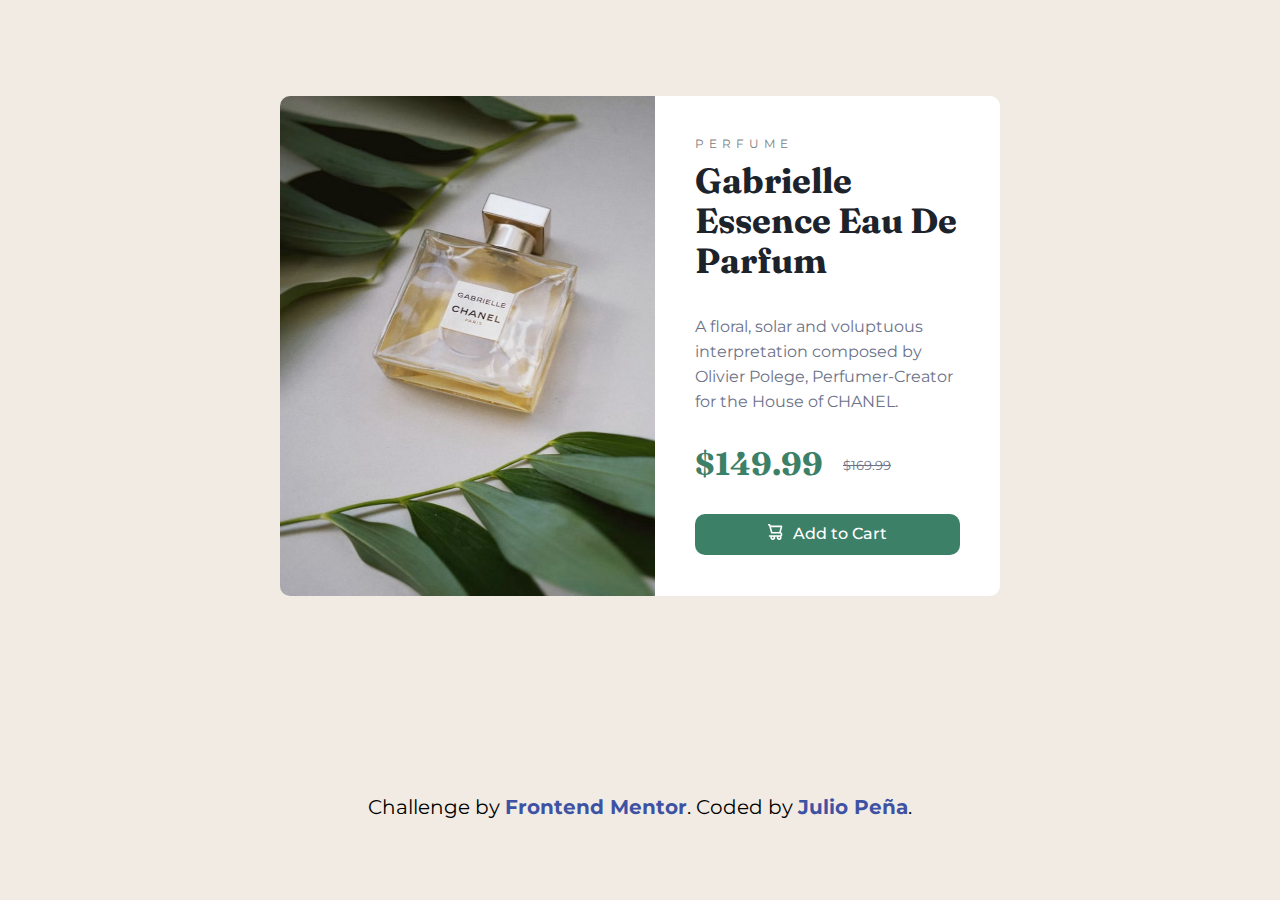
<file: index.html>
<!DOCTYPE html>
<html lang="en">
<head>
    <meta charset="UTF-8">
    <meta http-equiv="X-UA-Compatible" content="IE=edge">
    <meta name="viewport" content="width=device-width, initial-scale=1.0">
    <title>Frontend Mentor | Product preview card component</title>
    <link rel="stylesheet" href="normalize.css">
    <link rel="stylesheet" href="style.css">
    <link rel="icon" type="image/png" sizes="32x32" href="./images/favicon-32x32.png">
</head>
<body>
    <main>

        <div class="main-container">

            <section class="product-display">
                <img class="img-mobile" src="./images/image-product-mobile.jpg" alt="Gabrielle Essence Eau De Parfum">
                <img class="img-desktop" src="./images/image-product-desktop.jpg" alt="Gabrielle Essence Eau De Parfum">
            </section>

            <section class="product-description">
                <div class="card-head">
                    <p>Perfume</p>
                    <h2>Gabrielle Essence Eau De Parfum</h2>
                </div>

                <div class="card-body">
                    <p>A floral, solar and voluptuous interpretation composed by Olivier Polege, Perfumer-Creator for the House of CHANEL.</p>
                </div>

                <div class="card-price">
                    <h3>$149.99</h3>
                    <p><small><strike>$169.99</strike></small></p>
                </div>

                <button class="purchase-button">
                    <span><img src="../images/icon-cart.svg" alt=""></span>
                    <p>Add to Cart</p>
                </button>
            </section>

        </div>
    </main>

    <footer>
        <div class="attribution">
            Challenge by <a href="https://www.frontendmentor.io?ref=challenge" target="_blank">Frontend Mentor</a>. 
            Coded by <a href="https://github.com/julioapv" target="_blank">Julio Peña</a>.
        </div>
    </footer>
</body>
</html>
</file>
<file: style.css>
@import url('https://fonts.googleapis.com/css2?family=Fraunces:wght@700&family=Montserrat:wght@500;700&display=swap');

/* font-family: 'Fraunces', serif;
font-family: 'Montserrat', sans-serif; */

:root {
    --paragraph-font-size: 16px;
    --primary-dark-cyan: hsl(158, 36%, 37%);
    --primary-cream: hsl(30, 38%, 92%);
    --neutral-very-dark-blue: hsl(212, 21%, 14%);
    --neutral-grayish-blue: hsl(228, 12%, 48%);
    --neutral-white: hsl(0, 0%, 100%);
}

* {
    padding: 0;
    margin: 0;
    box-sizing: border-box;
}

body {
    background-color: var(--primary-cream);
    font-family: 'Montserrat', sans-serif;
}

main {
    display: flex;
    justify-content: center;
    align-items: center;
}

.main-container {
    max-width: 375px;
    min-width: 320px;
    margin-top: 6em;
    display: flex;
    flex-direction: column;
}

/* card photo side */

.product-display {
    display: flex;

}

.product-display img {
    max-width: 375px;
    min-width: 320px;
    border-top-right-radius: 10px;
    border-top-left-radius: 10px;
}

.img-desktop {
    display: none;
}

/* card description side */

.product-description {
    background-color: var(--neutral-white);
    width: 100%;
    height: 100%;
    padding: 1.2rem;
    border-bottom-right-radius: 10px;
    border-bottom-left-radius: 10px;
}

.card-head p {
    font-size: 12px;
    color: gray;
    text-transform: uppercase;
    letter-spacing: 5px;
    margin-bottom: 10px;
}

.card-head h2 {
    font-family: 'Fraunces', serif;
    font-size: 35px;
    color: var(--neutral-very-dark-blue);
    margin-bottom: 10px;
}

.card-body p {
    font-size: var(--paragraph-font-size);
    color: var(--neutral-grayish-blue);
    line-height: 25px;
    margin-bottom: 10px;
}

.card-price {
    display: flex;
    margin-bottom: 10px;
}

.card-price h3 {
    font-size: 2rem;
    font-family: 'Fraunces', serif;
    color: var(--primary-dark-cyan);
    margin-right: 20px;
}

.card-price p {
    font-size: var(--paragraph-font-size);
    color: var(--neutral-grayish-blue);
    margin-top: 10px;
}


.purchase-button {
    display: flex;
    flex-direction: row;
    align-items: center;
    justify-content: center;
    width: 100%;
    height: auto;
    padding: 10px 25px;
    border-radius: 10px;
    border: none;
    background-color: var(--primary-dark-cyan);
    font-size: 16px;
    font-weight: 500;
    color: var(--neutral-white);
    cursor: pointer;
    transition: all 0.2s ease-in;
}

.purchase-button:hover {
    background-color:hsl(156.32deg 42.22% 17.65%);
}

.purchase-button p {
    margin-left: 10px;
}

/* footer */

footer {
    margin-top: 200px;
    text-align: center;
    font-size: 20px;
}

footer a {
    text-decoration: none;
    color: hsl(228, 45%, 44%);
    font-weight: bold;
    transition: all 0.2s ease-out;
}

a:hover {
    color: var(--primary-dark-cyan);
}

/* Media queries */

@media (min-width: 426px) {
    .main-container {
        max-width: 720px;
        margin-top: 6em;
        display: flex;
        flex-direction: row;
    }

    .product-display img {
        width: 720px;
        min-width: 320px;
        height: 500px;
        border-top-left-radius: 10px;
        border-bottom-left-radius: 10px;
        border-top-right-radius: 0;
        border-bottom-right-radius: 0;
    }

    .img-mobile {
        display: none;
    }

    .img-desktop {
        display: block;
    }

    .product-description {
        width: 720px;
        height: 500px;
        padding: 1.2rem 2.5rem;
        display: flex;
        flex-direction: column;
        justify-content: space-evenly;
        border-top-right-radius: 10px;
        border-top-left-radius: 0;
        border-bottom-right-radius: 10px;
        border-bottom-left-radius: 0;
    }
}
</file>
